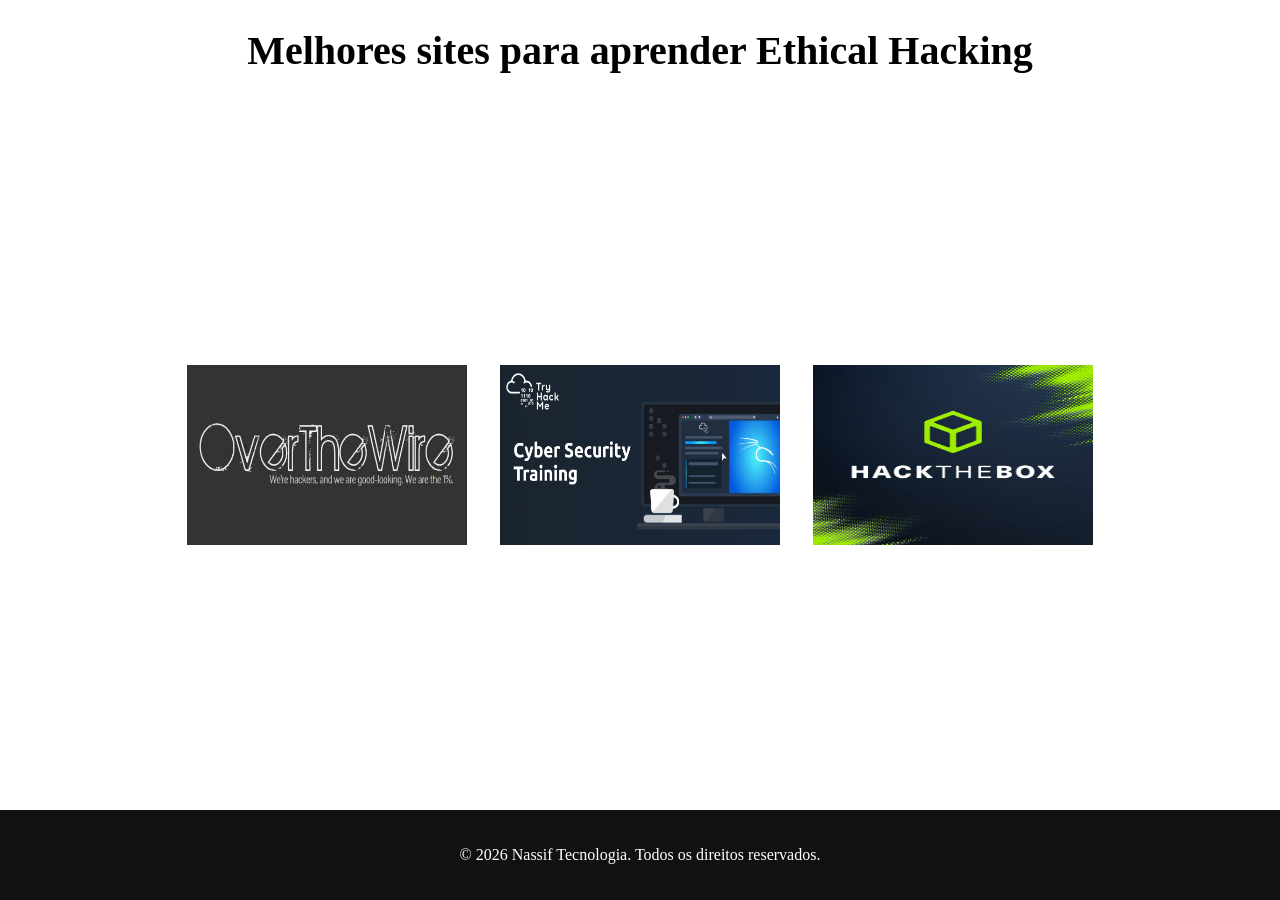
<file: semana-1/index.html>
<!DOCTYPE html>
<html lang="en">
<head>
    <meta charset="UTF-8">
    <meta http-equiv="X-UA-Compatible" content="IE=edge">
    <meta name="viewport" content="width=device-width, initial-scale=1.0">
    <title>Ethical Hacking</title>
    <link rel="stylesheet" href="./css/style_gallery.css">
</head>
<body>
    <div class="content-wrapper">
        <h1>Melhores sites para aprender Ethical Hacking</h1>
        <div class="gallery">
            <a href="https://overthewire.org/"><img src="./img/overthewire.jpg" alt="Overthewire img"></a>
            <a href="https://tryhackme.com/"><img src="./img/tryhackme.png" alt="Tryhackme img"></a>
            <a href="https://www.hackthebox.com/"><img src="./img/hackthebox.png" alt="Hackthebox img"></a>
        </div>
    </div>
    <footer>
    <div class="footer-container">
        <p>&copy; 2026 Nassif Tecnologia. Todos os direitos reservados.</p>
    </div>
    </footer>
</body>
</html>
</file>
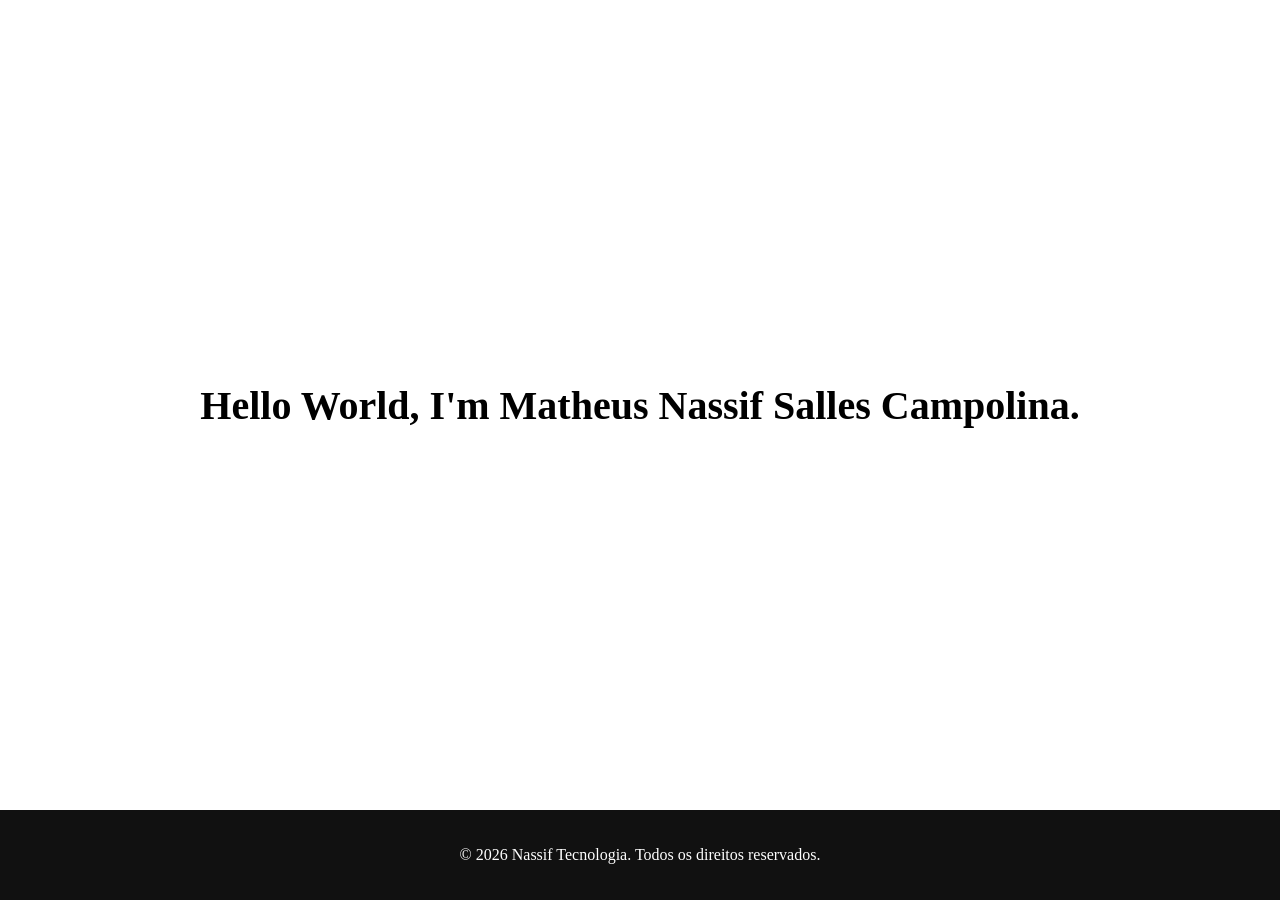
<file: semana-2/index.html>
<!DOCTYPE html>
<html lang="en">
<head>
    <meta charset="UTF-8">
    <meta http-equiv="X-UA-Compatible" content="IE=edge">
    <meta name="viewport" content="width=device-width, initial-scale=1.0">
    <title>Hello World</title>
    <link rel="stylesheet" href="./css/style.css">
</head>
<body>
    <div class="content-wrapper">
        <h1>Hello World, I'm Matheus Nassif Salles Campolina.</h1>
    </div>
    <footer>
    <div class="footer-container">
        <p>&copy; 2026 Nassif Tecnologia. Todos os direitos reservados.</p>
    </div>
    </footer>
</body>
</html>
</file>
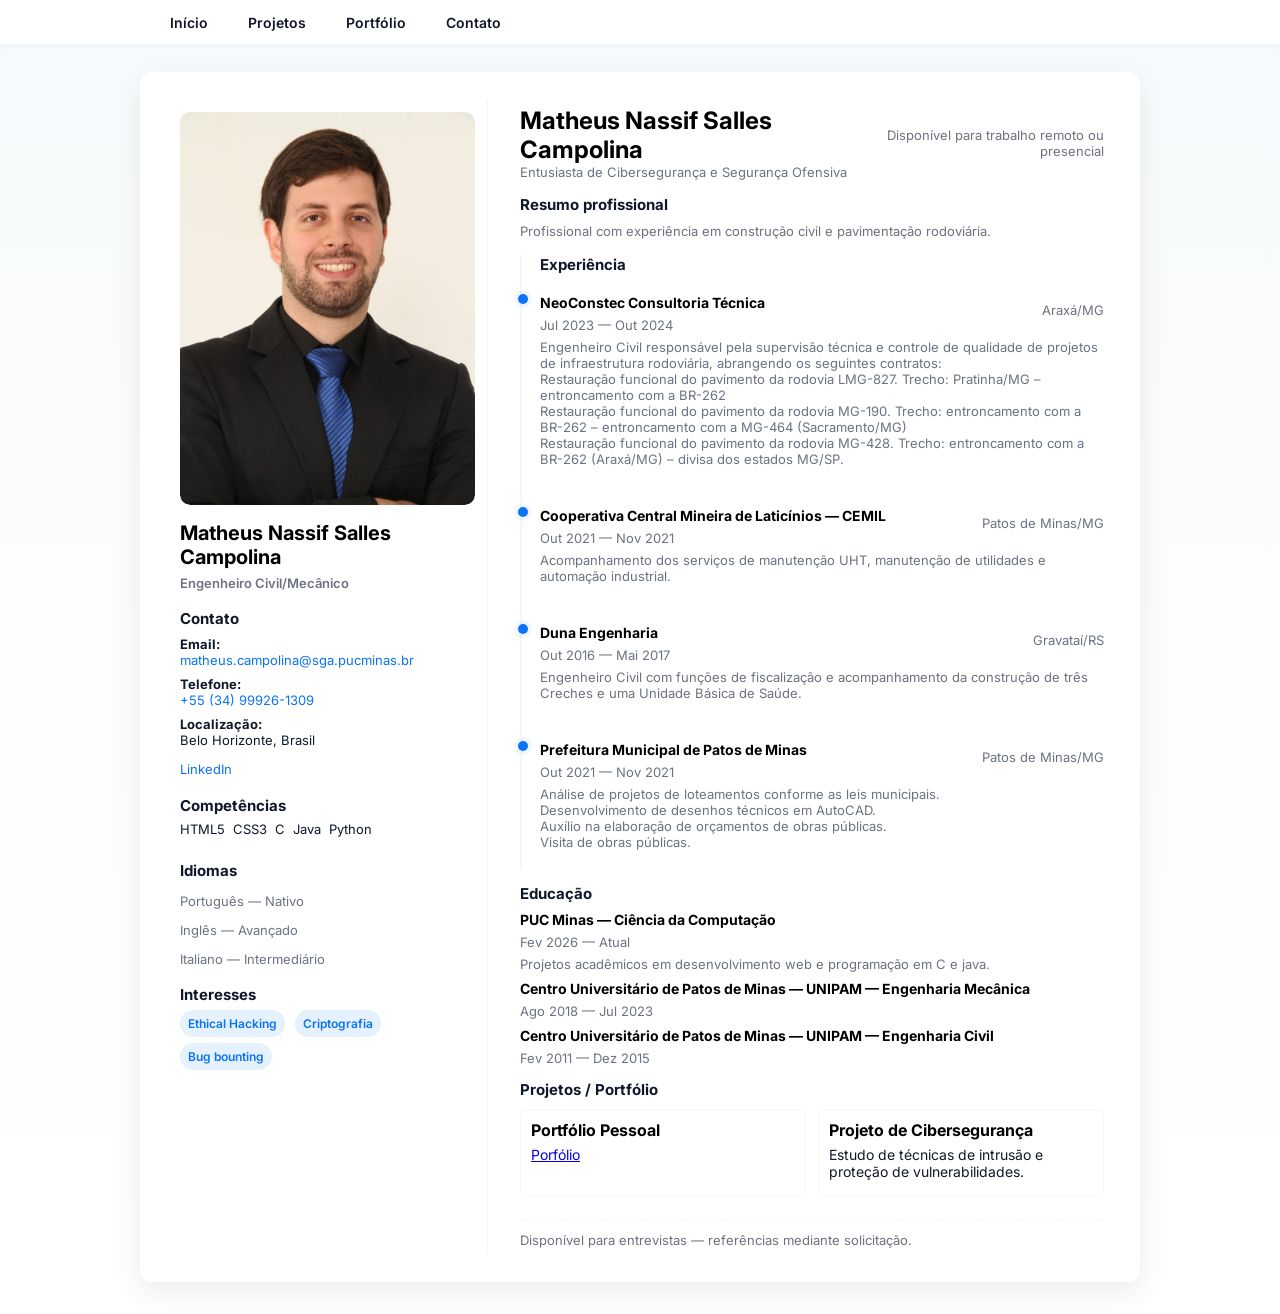
<file: semana-3/index.html>
<!doctype html>
<html lang="en">
<head>
  <meta charset="utf-8" />
  <meta name="viewport" content="width=device-width,initial-scale=1" />
  <title>Currículo — Matheus Nassif Salles Campolina</title>
  <meta name="description" content="Currículo em HTML/CSS de Matheus Nassif Salles Campolina" />

  <!-- Fonte (substitua se preferir) -->
  <link href="https://fonts.googleapis.com/css2?family=Inter:wght@300;400;600;700&display=swap" rel="stylesheet">
  <link rel="stylesheet" href="./css/style.css">
</head>
<body>
  <header class="site-header">
    <nav class="navbar">
      <ul>
        <li><a href="index.html">Início</a></li>
        <li><a href="projetos.html">Projetos</a></li>
        <li><a href="portfolio.html">Portfólio</a></li>
        <li><a href="contato.html">Contato</a></li>
      </ul>
    </nav>
  </header>

  <article class="cv-wrap" role="article" aria-label="Currículo">

    <!-- SIDEBAR -->
    <aside class="sidebar" aria-label="Informações pessoais">
      <div class="photo" aria-hidden="true">
        <img src="./img/foto.jpg" alt="Foto de Matheus Nassif" style="width:100%;height:100%;object-fit:cover;object-position: center top;border-radius:10px;"/>
      </div>
      <div class="profile">
        <div class="name">Matheus Nassif Salles Campolina</div>
        <div class="role">Engenheiro Civil/Mecânico</div>
      </div>

      <div class="contact">
        <h3>Contato</h3>
        <p><strong>Email:</strong> <br><a href="mailto:matheus.campolina@sga.pucminas.br">matheus.campolina@sga.pucminas.br</a></p>
        <p><strong>Telefone:</strong> <br><a href="tel:+5534999261309">+55 (34) 99926-1309</a></p>
        <p><strong>Localização:</strong> <br>Belo Horizonte, Brasil</p>

        <div style="margin-top:10px">
          <a class="muted" href="https://www.linkedin.com/in/matheus-nassif-salles-campolina">LinkedIn</a>
        </div>
      </div>

      <div class="section">
        <h3>Competências</h3>
        <div class="skill-list">
          <span class="skill">HTML5</span>
          <span class="skill">CSS3</span>
          <span class="skill">C</span>
          <span class="skill">Java</span>
          <span class="skill">Python</span>
        </div>
      </div>

      <div class="section">
        <h3>Idiomas</h3>
        <p class="muted">Português — Nativo</p>
        <p class="muted">Inglês — Avançado</p>
        <p class="muted">Italiano — Intermediário</p>
      </div>

      <div class="section">
        <h3>Interesses</h3>
        <span class="tag">Ethical Hacking</span>
        <span class="tag">Criptografia</span>
        <span class="tag">Bug bounting</span>
      </div>

    </aside>

    <!-- MAIN -->
    <main class="main">
      <header class="headline">
        <div>
          <h2 style="margin:0">Matheus Nassif Salles Campolina</h2>
          <div class="muted">Entusiasta de Cibersegurança e Segurança Ofensiva</div>
        </div>
        <div style="text-align:right">
          <div class="muted">Disponível para trabalho remoto ou presencial</div>
        </div>
      </header>

      <section class="summary item">
        <h3>Resumo profissional</h3>
        <p class="desc">Profissional com experiência em construção civil e pavimentação rodoviária.</p>
      </section>

      <section class="experience item">
        <h3>Experiência</h3>

        <div class="exp-row">
          <div class="meta">
            <div>
              <h4>NeoConstec Consultoria Técnica</h4>
              <div class="muted">Jul 2023 — Out 2024</div>
            </div>
            <div class="muted">Araxá/MG</div>
          </div>
          <p class="desc">Engenheiro Civil responsável pela supervisão técnica e controle de qualidade de projetos de infraestrutura rodoviária, abrangendo os seguintes contratos:<br>
Restauração funcional do pavimento da rodovia LMG-827. Trecho: Pratinha/MG – entroncamento com a BR-262<br>
Restauração funcional do pavimento da rodovia MG-190. Trecho: entroncamento com a BR-262 – entroncamento com a MG-464 (Sacramento/MG)<br>
Restauração funcional do pavimento da rodovia MG-428. Trecho: entroncamento com a BR-262 (Araxá/MG) – divisa dos estados MG/SP.</p>
        </div>

        <div class="exp-row">
          <div class="meta">
            <div>
              <h4>Cooperativa Central Mineira de Laticínios — CEMIL</h4>
              <div class="muted">Out 2021 — Nov 2021</div>
            </div>
            <div class="muted">Patos de Minas/MG</div>
          </div>
          <p class="desc">Acompanhamento dos serviços de manutenção UHT, manutenção de utilidades e automação industrial.</p>
        </div>

        <div class="exp-row">
          <div class="meta">
            <div>
              <h4>Duna Engenharia</h4>
              <div class="muted">Out 2016 — Mai 2017</div>
            </div>
            <div class="muted">Gravataí/RS</div>
          </div>
          <p class="desc">Engenheiro Civil com funções de fiscalização e acompanhamento da construção de três Creches e uma Unidade Básica de Saúde.</p>
        </div>

        <div class="exp-row">
          <div class="meta">
            <div>
              <h4>Prefeitura Municipal de Patos de Minas</h4>
              <div class="muted">Out 2021 — Nov 2021</div>
            </div>
            <div class="muted">Patos de Minas/MG</div>
          </div>
          <p class="desc">Análise de projetos de loteamentos conforme as leis municipais.<br>
                          Desenvolvimento de desenhos técnicos em AutoCAD.<br>
                          Auxílio na elaboração de orçamentos de obras públicas.<br>
                          Visita de obras públicas.</p>
        </div>
      </section>

      <section class="item">
        <h3>Educação</h3>
        <div style="margin-top:8px">
          <h4>PUC Minas — Ciência da Computação</h4>
          <div class="muted">Fev 2026 — Atual</div>
          <p class="desc">Projetos acadêmicos em desenvolvimento web e programação em C e java.</p>
        </div>

        <div style="margin-top:8px">
          <h4>Centro Universitário de Patos de Minas — UNIPAM — Engenharia Mecânica</h4>
          <div class="muted">Ago 2018 — Jul 2023</div>
        </div>

        <div style="margin-top:8px">
          <h4>Centro Universitário de Patos de Minas — UNIPAM — Engenharia Civil</h4>
          <div class="muted">Fev 2011 — Dez 2015</div>
        </div>
      </section>

      <section class="item">
        <h3>Projetos / Portfólio</h3>
        <div style="display:grid; grid-template-columns:repeat(auto-fit, minmax(180px,1fr)); gap:12px; margin-top:10px">
          <div style="padding:10px; border-radius:8px; border:1px solid rgba(15,23,42,0.04)">
            <strong>Portfólio Pessoal</strong>
            <p class="muted"><a href="portfolio.html">Porfólio</a></p>
          </div>
          <div style="padding:10px; border-radius:8px; border:1px solid rgba(15,23,42,0.04)">
            <strong>Projeto de Cibersegurança</strong>
            <p class="muted">Estudo de técnicas de intrusão e proteção de vulnerabilidades.</p>
          </div>
        </div>
      </section>

      <footer style="margin-top:22px; border-top:1px dashed rgba(15,23,42,0.04); padding-top:12px">
        <div class="muted">Disponível para entrevistas — referências mediante solicitação.</div>
      </footer>

    </main>
  </article>
</body>
</html>
</file>
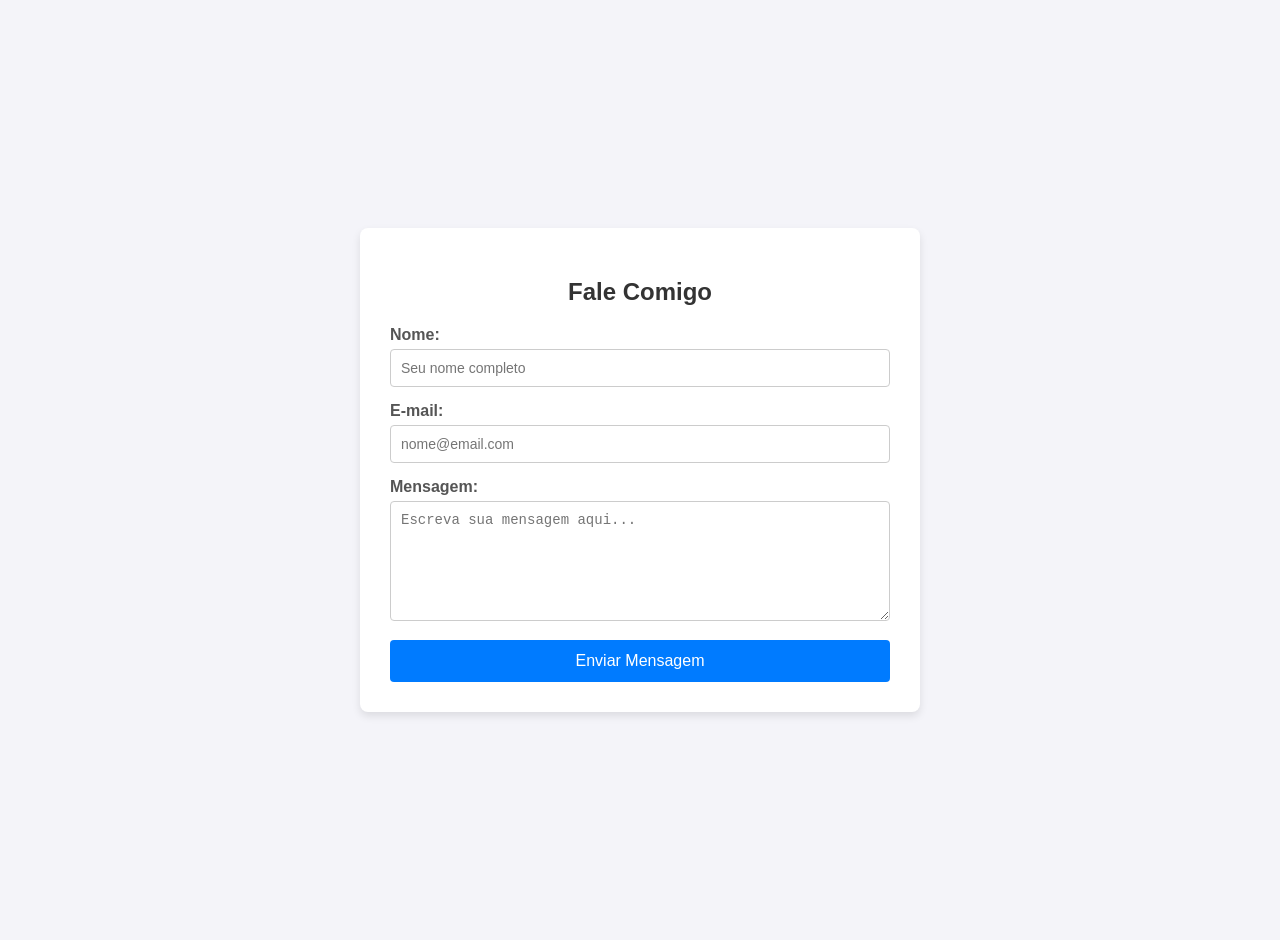
<file: semana-3/contato.html>
<!DOCTYPE html>
<html lang="pt-BR">
<head>
    <meta charset="UTF-8">
    <meta name="viewport" content="width=device-width, initial-scale=1.0">
    <title>Contato</title>
    <style>
        body {
            font-family: Arial, sans-serif;
            background-color: #f4f4f9;
            margin: 0;
            padding: 20px;
            display: flex;
            justify-content: center;
            align-items: center;
            min-height: 100vh;
        }
        .contact-container {
            background-color: #ffffff;
            padding: 30px;
            border-radius: 8px;
            box-shadow: 0 4px 8px rgba(0, 0, 0, 0.1);
            width: 100%;
            max-width: 500px;
        }
        h2 {
            margin-bottom: 20px;
            color: #333333;
            text-align: center;
        }
        .form-group {
            margin-bottom: 15px;
        }
        label {
            display: block;
            margin-bottom: 5px;
            color: #555555;
            font-weight: bold;
        }
        input, textarea {
            width: 100%;
            padding: 10px;
            border: 1px solid #cccccc;
            border-radius: 4px;
            box-sizing: border-box;
            font-size: 14px;
        }
        textarea {
            resize: vertical;
            height: 120px;
        }
        button {
            width: 100%;
            padding: 12px;
            background-color: #007BFF;
            color: white;
            border: none;
            border-radius: 4px;
            font-size: 16px;
            cursor: pointer;
        }
        button:hover {
            background-color: #0056b3;
        }
    </style>
</head>
<body>

    <div class="contact-container">
        <h2>Fale Comigo</h2>
        <form action="#" method="POST">
            <div class="form-group">
                <label for="nome">Nome:</label>
                <input type="text" id="nome" name="nome" required placeholder="Seu nome completo">
            </div>

            <div class="form-group">
                <label for="email">E-mail:</label>
                <input type="email" id="email" name="email" required placeholder="nome@email.com">
            </div>

            <div class="form-group">
                <label for="mensagem">Mensagem:</label>
                <textarea id="mensagem" name="mensagem" required placeholder="Escreva sua mensagem aqui..."></textarea>
            </div>

            <button type="submit">Enviar Mensagem</button>
        </form>
    </div>

</body>
</html>
</file>
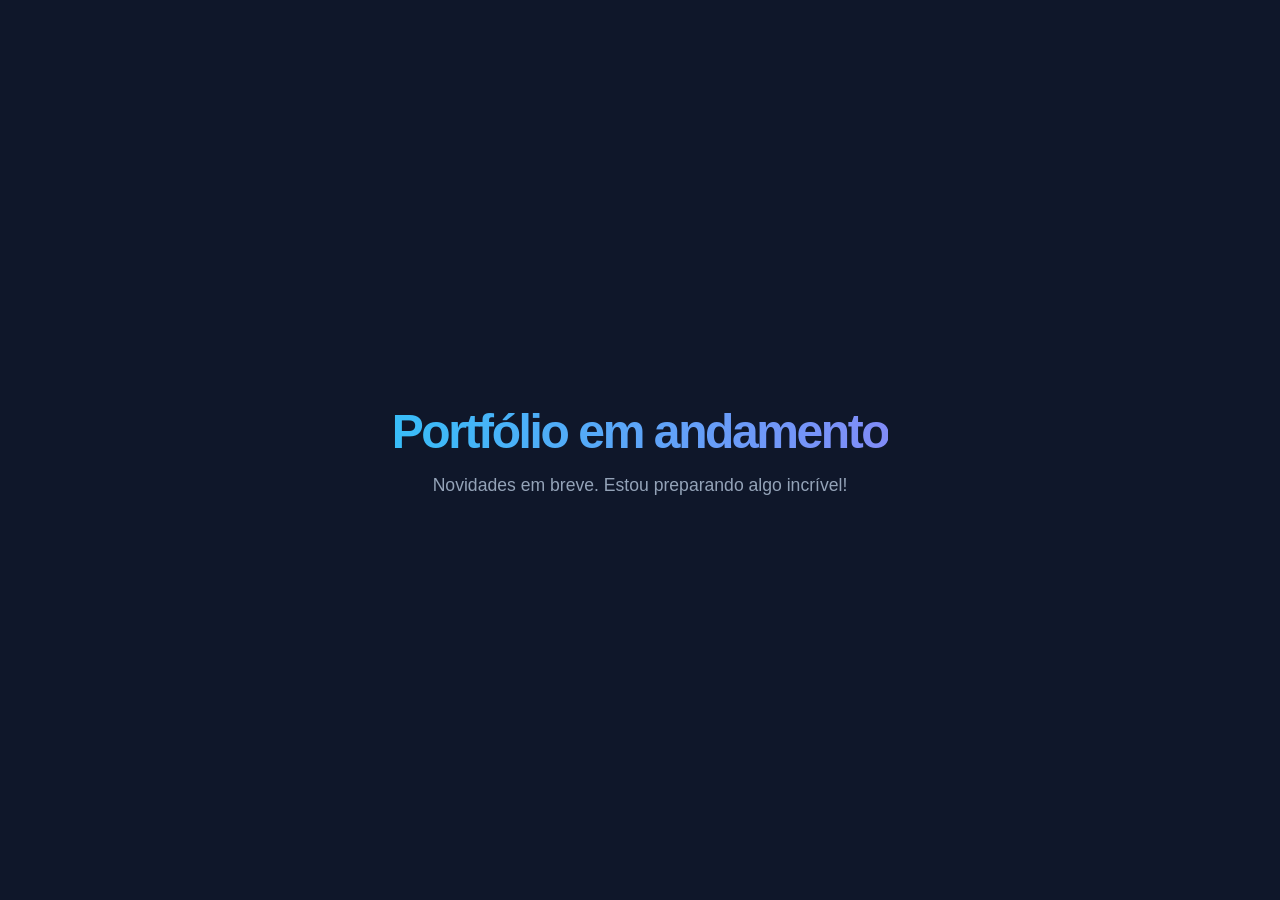
<file: semana-3/portfolio.html>
<!DOCTYPE html>
<html lang="pt-BR">
<head>
    <meta charset="UTF-8">
    <meta name="viewport" content="width=device-width, initial-scale=1.0">
    <title>Portfólio</title>
    <style>
        * {
            margin: 0;
            padding: 0;
            box-sizing: border-box;
        }

        .pagina-portfolio {
            font-family: 'Segoe UI', Tahoma, Geneva, Verdana, sans-serif;
            background-color: #0f172a;
            color: #f8fafc;
            display: flex;
            justify-content: center;
            align-items: center;
            height: 100vh;
            overflow: hidden;
        }

        .container {
            text-align: center;
            padding: 2rem;
        }

        .h1-portfolio {
            font-size: 3rem;
            font-weight: 700;
            letter-spacing: -0.05em;
            margin-bottom: 1rem;
            background: linear-gradient(to right, #38bdf8, #818cf8);
            background-clip: text;
            -webkit-background-clip: text;
            -webkit-text-fill-color: transparent;
            animation: pulse 2s infinite ease-in-out;
        }

        .p-portfolio {
            color: #94a3b8;
            font-size: 1.1rem;
        }

        @keyframes pulse {
            0%, 100% { opacity: 1; }
            50% { opacity: 0.7; }
        }
    </style>
</head>
<body class="pagina-portfolio">

    <div class="container">
        <h1 class="h1-portfolio">Portfólio em andamento</h1>
        <p class="p-portfolio">Novidades em breve. Estou preparando algo incrível!</p>
    </div>

</body>
</html>
</file>
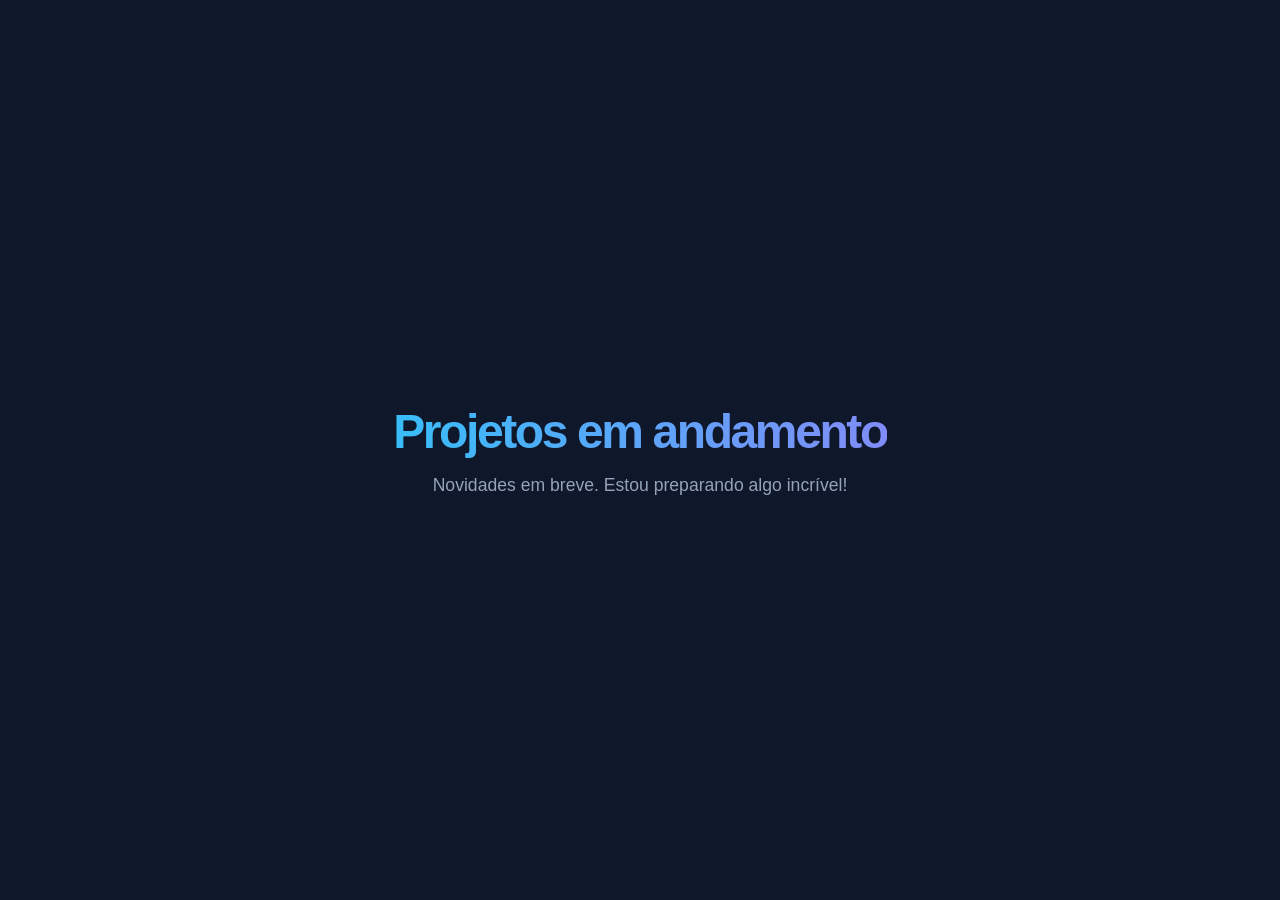
<file: semana-3/projetos.html>
<!DOCTYPE html>
<html lang="pt-BR">
<head>
    <meta charset="UTF-8">
    <meta name="viewport" content="width=device-width, initial-scale=1.0">
    <title>Projetos</title>
    <style>
        * {
            margin: 0;
            padding: 0;
            box-sizing: border-box;
        }

        body {
            font-family: 'Segoe UI', Tahoma, Geneva, Verdana, sans-serif;
            background-color: #0f172a;
            color: #f8fafc;
            display: flex;
            justify-content: center;
            align-items: center;
            height: 100vh;
            overflow: hidden;
        }

        .container {
            text-align: center;
            padding: 2rem;
        }

        h1 {
            font-size: 3rem;
            font-weight: 700;
            letter-spacing: -0.05em;
            margin-bottom: 1rem;
            background: linear-gradient(to right, #38bdf8, #818cf8);
            background-clip: text;
            -webkit-background-clip: text;
            -webkit-text-fill-color: transparent;
            animation: pulse 2s infinite ease-in-out;
        }

        p {
            color: #94a3b8;
            font-size: 1.1rem;
        }

        @keyframes pulse {
            0%, 100% { opacity: 1; }
            50% { opacity: 0.7; }
        }
    </style>
</head>
<body>

    <div class="container">
        <h1>Projetos em andamento</h1>
        <p>Novidades em breve. Estou preparando algo incrível!</p>
    </div>

</body>
</html>
</file>
<file: semana-1/css/style_gallery.css>
html, body {
    height: 100%;
    margin: 0;
}

body {
    display: flex;
    flex-direction: column;
    min-height: 100vh;
}

.content-wrapper {
    flex: 1;
    display: flex;
    flex-direction: column;
}

h1 {
    text-align: center;
    font-size: 2.5rem;
}

img {
    width: 30%;
    height: auto;
}

.gallery {
    display: flex;
    flex-wrap: wrap;
    gap: .8rem;
    justify-content: center;
    margin-top: auto;
    margin-bottom: auto;
}

.gallery a {
    width: 300px;
    height: 200px;
    border-radius: 8px;
    display: flex;
    align-items: center;
    justify-content: center;
    overflow: hidden;
}

.gallery img {
    width: 100%;
    height: 100%;
    padding: 10px;
    box-sizing: border-box;
}

.footer-container {
    text-align: center;
    padding: 20px; 
    background-color: #111;
    color: #fff;
}
</file>
<file: semana-2/css/style.css>
html, body {
    height: 100%;
    margin: 0;
}

body {
    display: flex;
    flex-direction: column;
    min-height: 100vh;
}

.content-wrapper {
    flex: 1;
    display: flex;
    flex-direction: column;
    justify-content: center;
}

h1 {
    text-align: center;
    font-size: 2.5rem;
}

.footer-container {
    text-align: center;
    padding: 20px; 
    background-color: #111;
    color: #fff;
}
</file>
<file: semana-3/css/style.css>
:root{
  --accent:#0b74f6;
  --muted:#6b7280;
  --bg:#f7fafc;
  --card:#ffffff;
  --max-width:1000px;
  --radius:12px;
  color-scheme: light;
}

*{box-sizing:border-box}
html,body{min-height:100vh; scroll-behavior:smooth;}
body{
  margin:0;
  font-family:Inter, system-ui, -apple-system, 'Segoe UI', Roboto, 'Helvetica Neue', Arial;
  background:linear-gradient(180deg, var(--bg), #fff);
  -webkit-font-smoothing:antialiased;
  -moz-osx-font-smoothing:grayscale;
  padding:72px 16px 32px; /* espaço para o menu fixo */
  display:flex;
  justify-content:center;
}

/* NAVBAR */
.site-header{
  position:fixed;
  top:0; left:0; right:0;
  background:var(--card);
  box-shadow:0 2px 6px rgba(0,0,0,0.05);
  z-index:1000;
}
.navbar{
  max-width:var(--max-width);
  margin:0 auto;
  padding:12px 20px;
}
.navbar ul{
  margin:0;
  padding:0;
  list-style:none;
  display:flex;
  gap:20px;
}
.navbar a{
  color:#0f172a;
  font-weight:600;
  text-decoration:none;
  font-size:14px;
  transition:color .2s, background .2s;
  padding:6px 10px;
  border-radius:6px;
}
.navbar a:hover{
  color:white;
  background:var(--accent);
}

.cv-wrap{
  width:100%;
  max-width:var(--max-width);
  background:var(--card);
  border-radius:var(--radius);
  box-shadow:0 10px 30px rgba(2,6,23,0.08);
  overflow:hidden;
  display:grid;
  grid-template-columns: 320px 1fr;
  gap:24px;
  padding:28px;
}

/* SIDEBAR */
.sidebar{
  padding:12px 12px;
  border-right:1px solid rgba(15,23,42,0.04);
}

.photo{
  width:100%;
  aspect-ratio: 3/4;
  background:linear-gradient(135deg, rgba(11,116,246,0.08), rgba(11,116,246,0.02));
  border-radius:10px;
  display:flex;
  align-items:center;
  justify-content:center;
  font-weight:600;
  color:var(--accent);
  font-size:14px;
  margin-bottom:16px;
  overflow:hidden;
}

.name{font-size:20px; font-weight:700; margin:6px 0}
.role{color:var(--muted); font-weight:600; font-size:13px}

.contact, .section{margin-top:18px}
.contact p{margin:8px 0; font-size:13px; color:#0f172a}
.contact a{color:var(--accent); text-decoration:none}
.contact a:hover{text-decoration:underline}
.contact small{display:block; color:var(--muted); font-size:12px}

.tag{
  display:inline-block;
  padding:6px 8px;
  border-radius:999px;
  background:rgba(11,116,246,0.1);
  color:var(--accent);
  font-weight:600;
  font-size:12px;
  margin:6px 6px 0 0;
}

.skill-list{display:flex; flex-wrap:wrap}
.skill{font-size:13px; color:#0f172a; margin:6px 8px 6px 0}

/* MAIN */
.main{padding:6px 8px}
.headline{display:flex; align-items:center; justify-content:space-between}
.summary{color:#0f172a; margin-top:12px; line-height:1.45}

h3{margin:0; font-size:15px; color:#0f172a}
.muted{color:var(--muted); font-size:13px}

.item{margin-top:14px}
.item .meta{display:flex; align-items:center; justify-content:space-between}
.item h4{margin:6px 0; font-size:14px}
.item p{margin:6px 0; color:#111827; font-size:14px}
.item .desc{color:var(--muted); font-size:13px}

/* Timeline bullets */
.experience{border-left:2px solid rgba(15,23,42,0.04); padding-left:18px}
.exp-row{position:relative; padding:14px 0}
.exp-row::before{
  content:''; width:10px; height:10px; border-radius:50%; background:var(--accent); position:absolute; left:-22px; top:20px;
  box-shadow:0 0 0 4px rgba(11,116,246,0.06)
}

/* responsive */
@media (max-width:880px){
  .cv-wrap{grid-template-columns:1fr; padding:20px}
  .headline{flex-direction:column; align-items:flex-start; gap:6px}
  .sidebar{border-right:none; border-bottom:1px solid rgba(15,23,42,0.04); padding-bottom:18px}
  .navbar ul{flex-direction:column; gap:10px}
}

/* Print */
@media print{
  body{background:white; padding:0}
  .cv-wrap{box-shadow:none; border-radius:0; width:100%; max-width:800px}
  .site-header{display:none}
  a::after{content:''}
}
</file>
